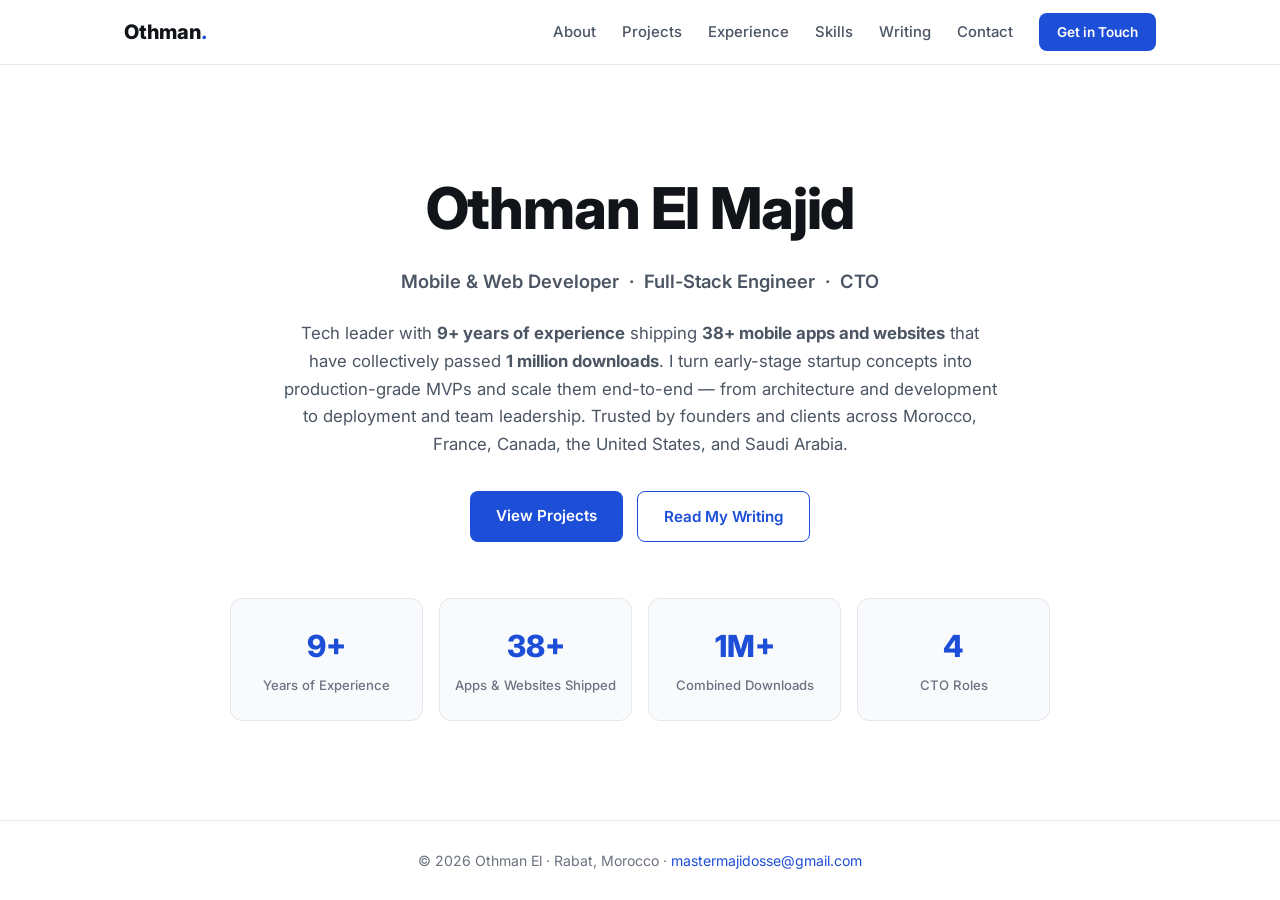
<file: index.html>
<!DOCTYPE html>
<html lang="en">
<head>
  <meta charset="UTF-8" />
  <meta name="viewport" content="width=device-width, initial-scale=1.0" />
  <title>Othman El — Mobile &amp; Full-Stack Developer · CTO</title>
  <meta name="description" content="Othman El — Mobile application developer, full-stack engineer and CTO with 9+ years of experience, 38+ shipped apps and 1M+ downloads." />
  <link rel="preconnect" href="https://fonts.googleapis.com" />
  <link rel="preconnect" href="https://fonts.gstatic.com" crossorigin />
  <link href="https://fonts.googleapis.com/css2?family=Inter:wght@400;500;600;700;800&display=swap" rel="stylesheet" />
  <link rel="stylesheet" href="css/style.css" />
</head>
<body>

  <header class="nav" id="siteHeader"></header>

  <!-- ============ HERO ============ -->
  <section class="hero" id="top">
    <div class="container">
      <h1>Othman El Majid</h1>
      <p class="hero-role">Mobile &amp; Web Developer &nbsp;·&nbsp; Full-Stack Engineer &nbsp;·&nbsp; CTO</p>
      <p class="hero-lead">
        Tech leader with <strong>9+ years of experience</strong> shipping <strong>38+ mobile apps and websites</strong>
        that have collectively passed <strong>1&nbsp;million downloads</strong>. I turn early-stage startup concepts
        into production-grade MVPs and scale them end-to-end — from architecture and development to deployment
        and team leadership. Trusted by founders and clients across Morocco, France, Canada, the United States,
        and Saudi Arabia.
      </p>
      <div class="hero-actions">
        <a href="projects.html" class="btn">View Projects</a>
        <a href="writing.html" class="btn btn-outline">Read My Writing</a>
      </div>
      <div class="hero-stats">
        <div class="stat"><span class="stat-num">9+</span><span class="stat-label">Years of Experience</span></div>
        <div class="stat"><span class="stat-num">38+</span><span class="stat-label">Apps &amp; Websites Shipped</span></div>
        <div class="stat"><span class="stat-num">1M+</span><span class="stat-label">Combined Downloads</span></div>
        <div class="stat"><span class="stat-num">4</span><span class="stat-label">CTO Roles</span></div>
      </div>
    </div>
  </section>

  <footer class="footer" id="siteFooter"></footer>

  <script src="js/layout.js"></script>
</body>
</html>
</file>
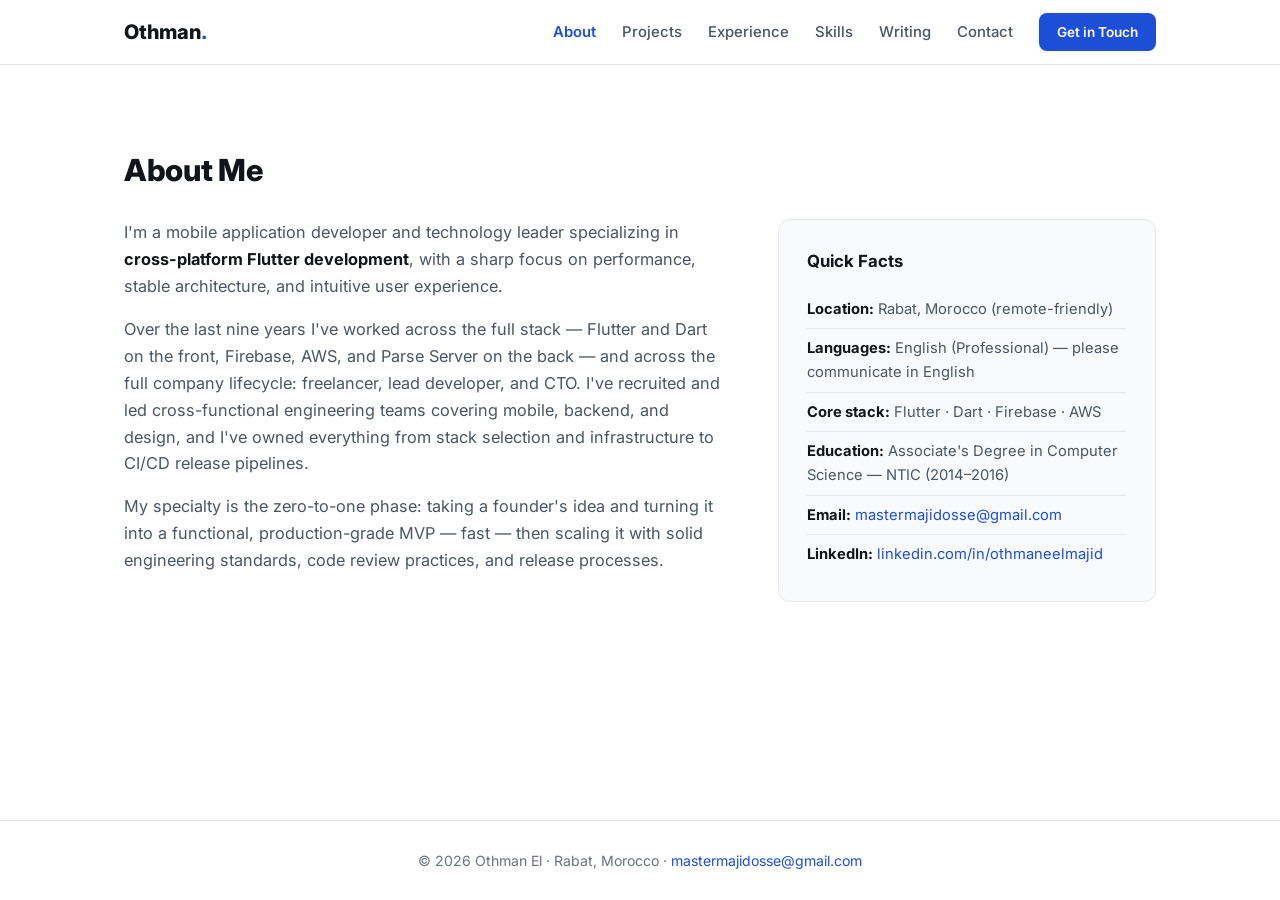
<file: about.html>
<!DOCTYPE html>
<html lang="en">
<head>
  <meta charset="UTF-8" />
  <meta name="viewport" content="width=device-width, initial-scale=1.0" />
  <title>About — Othman El Majid</title>
  <meta name="description" content="About Othman El Majid — mobile application developer and technology leader specializing in cross-platform Flutter development." />
  <link rel="preconnect" href="https://fonts.googleapis.com" />
  <link rel="preconnect" href="https://fonts.gstatic.com" crossorigin />
  <link href="https://fonts.googleapis.com/css2?family=Inter:wght@400;500;600;700;800&display=swap" rel="stylesheet" />
  <link rel="stylesheet" href="css/style.css" />
</head>
<body>

  <header class="nav" id="siteHeader"></header>

  <!-- ============ ABOUT ============ -->
  <section class="section" id="about">
    <div class="container">
      <h2 class="section-title">About Me</h2>
      <div class="about-grid">
        <div class="about-text">
          <p>
            I'm a mobile application developer and technology leader specializing in
            <strong>cross-platform Flutter development</strong>, with a sharp focus on performance,
            stable architecture, and intuitive user experience.
          </p>
          <p>
            Over the last nine years I've worked across the full stack — Flutter and Dart on the front,
            Firebase, AWS, and Parse Server on the back — and across the full company lifecycle:
            freelancer, lead developer, and CTO. I've recruited and led cross-functional
            engineering teams covering mobile, backend, and design, and I've owned everything from
            stack selection and infrastructure to CI/CD release pipelines.
          </p>
          <p>
            My specialty is the zero-to-one phase: taking a founder's idea and turning it into a
            functional, production-grade MVP — fast — then scaling it with solid engineering
            standards, code review practices, and release processes.
          </p>
        </div>
        <div class="about-facts">
          <h3>Quick Facts</h3>
          <ul>
            <li><strong>Location:</strong> Rabat, Morocco (remote-friendly)</li>
            <li><strong>Languages:</strong> English (Professional) — please communicate in English</li>
            <li><strong>Core stack:</strong> Flutter · Dart · Firebase · AWS</li>
            <li><strong>Education:</strong> Associate's Degree in Computer Science — NTIC (2014–2016)</li>
            <li><strong>Email:</strong> <a href="mailto:mastermajidosse@gmail.com">mastermajidosse@gmail.com</a></li>
            <li><strong>LinkedIn:</strong> <a href="https://linkedin.com/in/othmaneelmajid" target="_blank" rel="noopener">linkedin.com/in/othmaneelmajid</a></li>
          </ul>
        </div>
      </div>
    </div>
  </section>

  <footer class="footer" id="siteFooter"></footer>

  <script src="js/layout.js"></script>
</body>
</html>
</file>
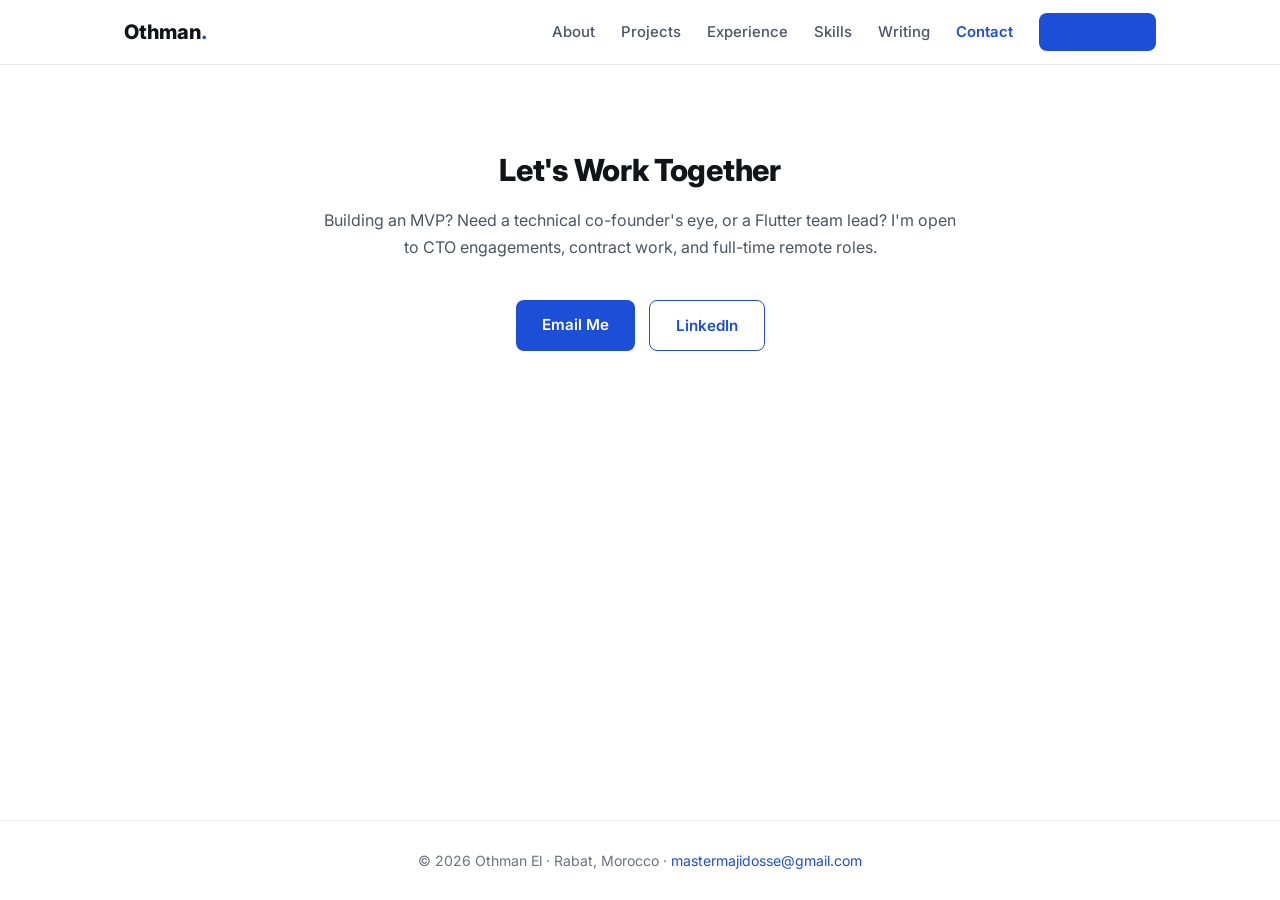
<file: contact.html>
<!DOCTYPE html>
<html lang="en">
<head>
  <meta charset="UTF-8" />
  <meta name="viewport" content="width=device-width, initial-scale=1.0" />
  <title>Contact — Othman El Majid</title>
  <meta name="description" content="Contact Othman El Majid — open to CTO engagements, contract work, and full-time remote roles." />
  <link rel="preconnect" href="https://fonts.googleapis.com" />
  <link rel="preconnect" href="https://fonts.gstatic.com" crossorigin />
  <link href="https://fonts.googleapis.com/css2?family=Inter:wght@400;500;600;700;800&display=swap" rel="stylesheet" />
  <link rel="stylesheet" href="css/style.css" />
</head>
<body>

  <header class="nav" id="siteHeader"></header>

  <!-- ============ CONTACT ============ -->
  <section class="section" id="contact">
    <div class="container contact-box">
      <h2 class="section-title">Let's Work Together</h2>
      <p class="section-sub">
        Building an MVP? Need a technical co-founder's eye, or a Flutter team lead?
        I'm open to CTO engagements, contract work, and full-time remote roles.
      </p>
      <div class="hero-actions">
        <a href="mailto:mastermajidosse@gmail.com" class="btn">Email Me</a>
        <a href="https://linkedin.com/in/othmaneelmajid" class="btn btn-outline" target="_blank" rel="noopener">LinkedIn</a>
      </div>
    </div>
  </section>

  <footer class="footer" id="siteFooter"></footer>

  <script src="js/layout.js"></script>
</body>
</html>
</file>
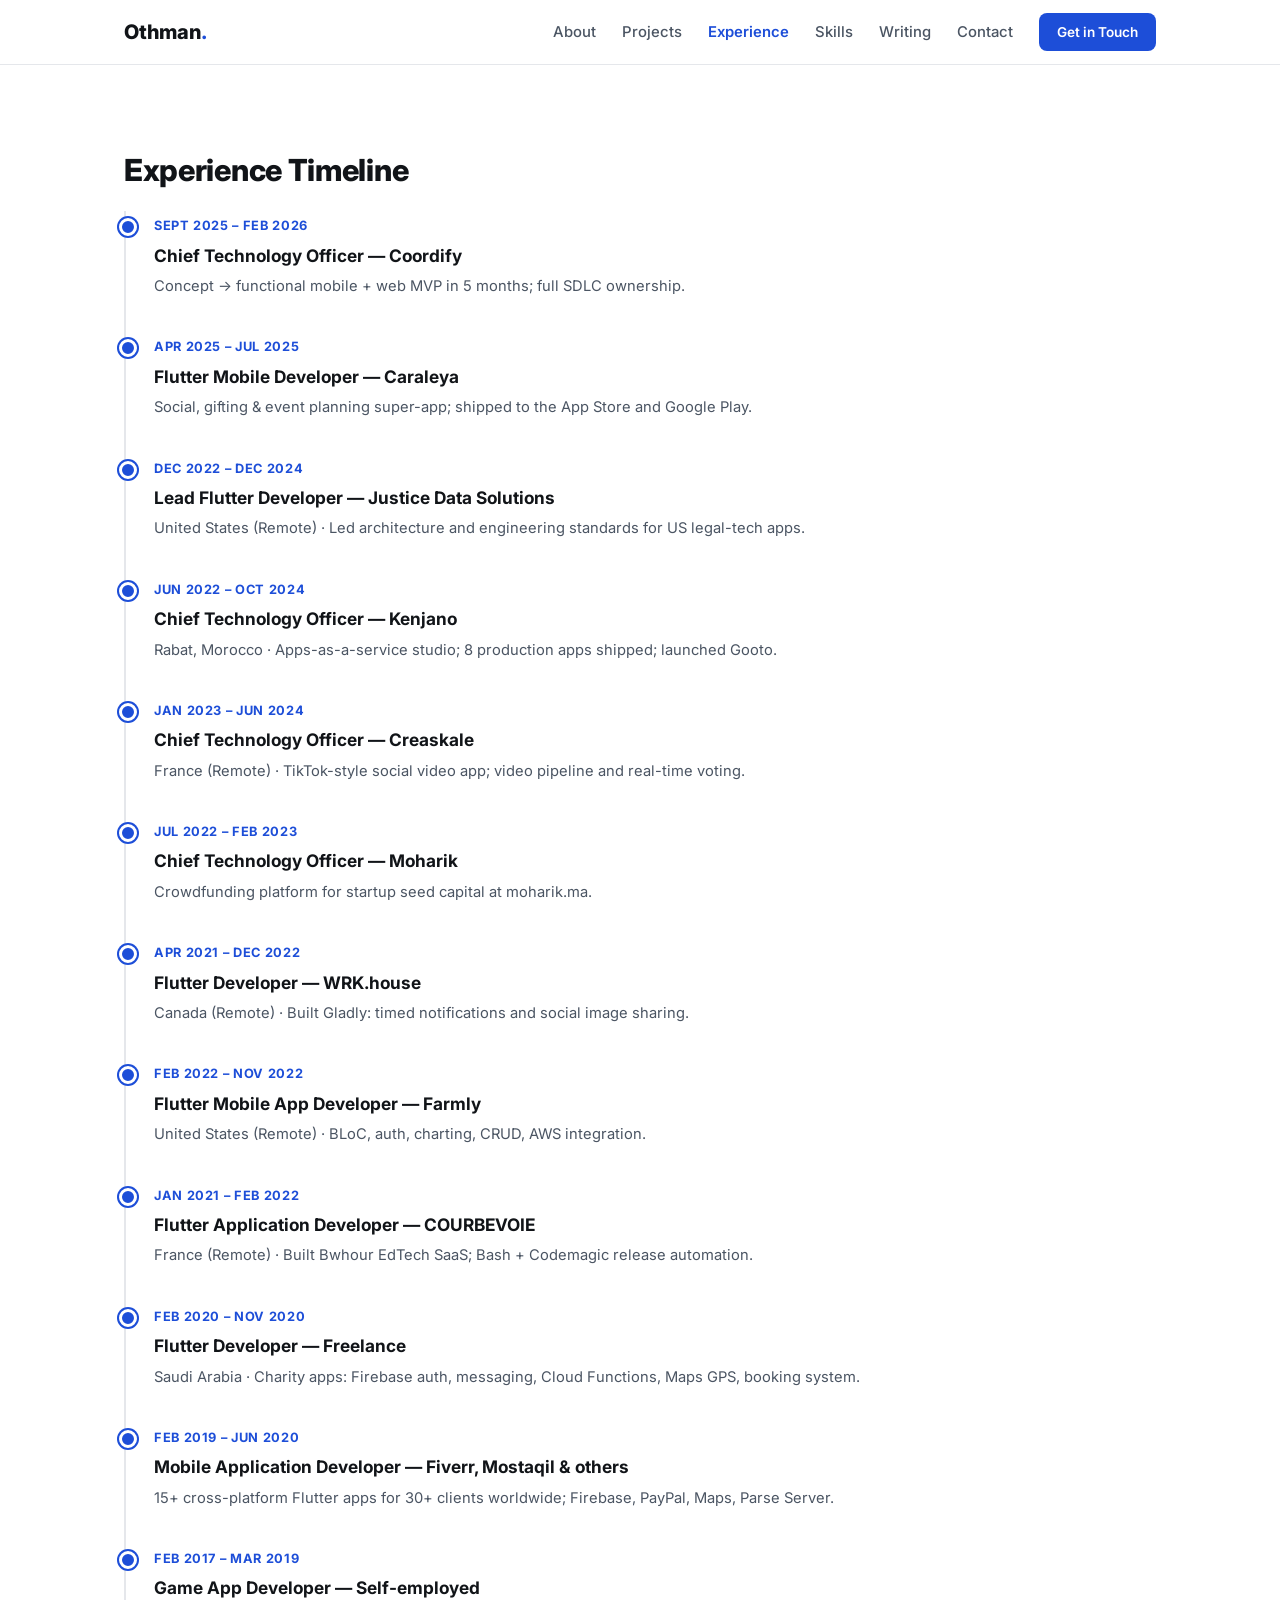
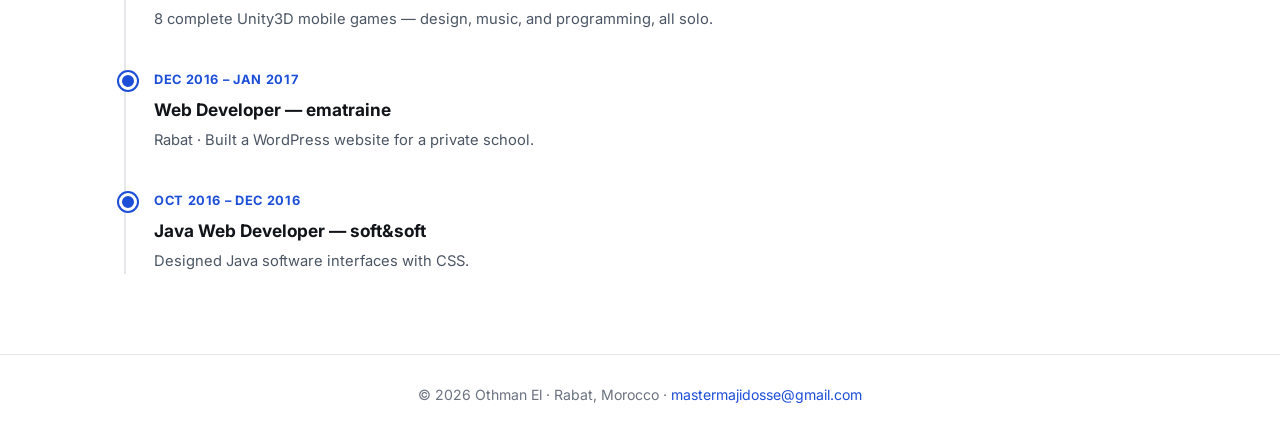
<file: experience.html>
<!DOCTYPE html>
<html lang="en">
<head>
  <meta charset="UTF-8" />
  <meta name="viewport" content="width=device-width, initial-scale=1.0" />
  <title>Experience — Othman El Majid</title>
  <meta name="description" content="Experience timeline of Othman El Majid — 9+ years across freelance, lead developer, and CTO roles in Morocco, France, Canada, the US, and Saudi Arabia." />
  <link rel="preconnect" href="https://fonts.googleapis.com" />
  <link rel="preconnect" href="https://fonts.gstatic.com" crossorigin />
  <link href="https://fonts.googleapis.com/css2?family=Inter:wght@400;500;600;700;800&display=swap" rel="stylesheet" />
  <link rel="stylesheet" href="css/style.css" />
</head>
<body>

  <header class="nav" id="siteHeader"></header>

  <!-- ============ EXPERIENCE ============ -->
  <section class="section" id="experience">
    <div class="container">
      <h2 class="section-title">Experience Timeline</h2>
      <div class="timeline">
        <div class="tl-item">
          <span class="tl-date">Sept 2025 – Feb 2026</span>
          <h3>Chief Technology Officer — Coordify</h3>
          <p>Concept → functional mobile + web MVP in 5 months; full SDLC ownership.</p>
        </div>
        <div class="tl-item">
          <span class="tl-date">Apr 2025 – Jul 2025</span>
          <h3>Flutter Mobile Developer — Caraleya</h3>
          <p>Social, gifting &amp; event planning super-app; shipped to the App Store and Google Play.</p>
        </div>
        <div class="tl-item">
          <span class="tl-date">Dec 2022 – Dec 2024</span>
          <h3>Lead Flutter Developer — Justice Data Solutions</h3>
          <p>United States (Remote) · Led architecture and engineering standards for US legal-tech apps.</p>
        </div>
        <div class="tl-item">
          <span class="tl-date">Jun 2022 – Oct 2024</span>
          <h3>Chief Technology Officer — Kenjano</h3>
          <p>Rabat, Morocco · Apps-as-a-service studio; 8 production apps shipped; launched Gooto.</p>
        </div>
        <div class="tl-item">
          <span class="tl-date">Jan 2023 – Jun 2024</span>
          <h3>Chief Technology Officer — Creaskale</h3>
          <p>France (Remote) · TikTok-style social video app; video pipeline and real-time voting.</p>
        </div>
        <div class="tl-item">
          <span class="tl-date">Jul 2022 – Feb 2023</span>
          <h3>Chief Technology Officer — Moharik</h3>
          <p>Crowdfunding platform for startup seed capital at moharik.ma.</p>
        </div>
        <div class="tl-item">
          <span class="tl-date">Apr 2021 – Dec 2022</span>
          <h3>Flutter Developer — WRK.house</h3>
          <p>Canada (Remote) · Built Gladly: timed notifications and social image sharing.</p>
        </div>
        <div class="tl-item">
          <span class="tl-date">Feb 2022 – Nov 2022</span>
          <h3>Flutter Mobile App Developer — Farmly</h3>
          <p>United States (Remote) · BLoC, auth, charting, CRUD, AWS integration.</p>
        </div>
        <div class="tl-item">
          <span class="tl-date">Jan 2021 – Feb 2022</span>
          <h3>Flutter Application Developer — COURBEVOIE</h3>
          <p>France (Remote) · Built Bwhour EdTech SaaS; Bash + Codemagic release automation.</p>
        </div>
        <div class="tl-item">
          <span class="tl-date">Feb 2020 – Nov 2020</span>
          <h3>Flutter Developer — Freelance</h3>
          <p>Saudi Arabia · Charity apps: Firebase auth, messaging, Cloud Functions, Maps GPS, booking system.</p>
        </div>
        <div class="tl-item">
          <span class="tl-date">Feb 2019 – Jun 2020</span>
          <h3>Mobile Application Developer — Fiverr, Mostaqil &amp; others</h3>
          <p>15+ cross-platform Flutter apps for 30+ clients worldwide; Firebase, PayPal, Maps, Parse Server.</p>
        </div>
        <div class="tl-item">
          <span class="tl-date">Feb 2017 – Mar 2019</span>
          <h3>Game App Developer — Self-employed</h3>
          <p>8 complete Unity3D mobile games — design, music, and programming, all solo.</p>
        </div>
        <div class="tl-item">
          <span class="tl-date">Dec 2016 – Jan 2017</span>
          <h3>Web Developer — ematraine</h3>
          <p>Rabat · Built a WordPress website for a private school.</p>
        </div>
        <div class="tl-item">
          <span class="tl-date">Oct 2016 – Dec 2016</span>
          <h3>Java Web Developer — soft&amp;soft</h3>
          <p>Designed Java software interfaces with CSS.</p>
        </div>
      </div>
    </div>
  </section>

  <footer class="footer" id="siteFooter"></footer>

  <script src="js/layout.js"></script>
</body>
</html>
</file>
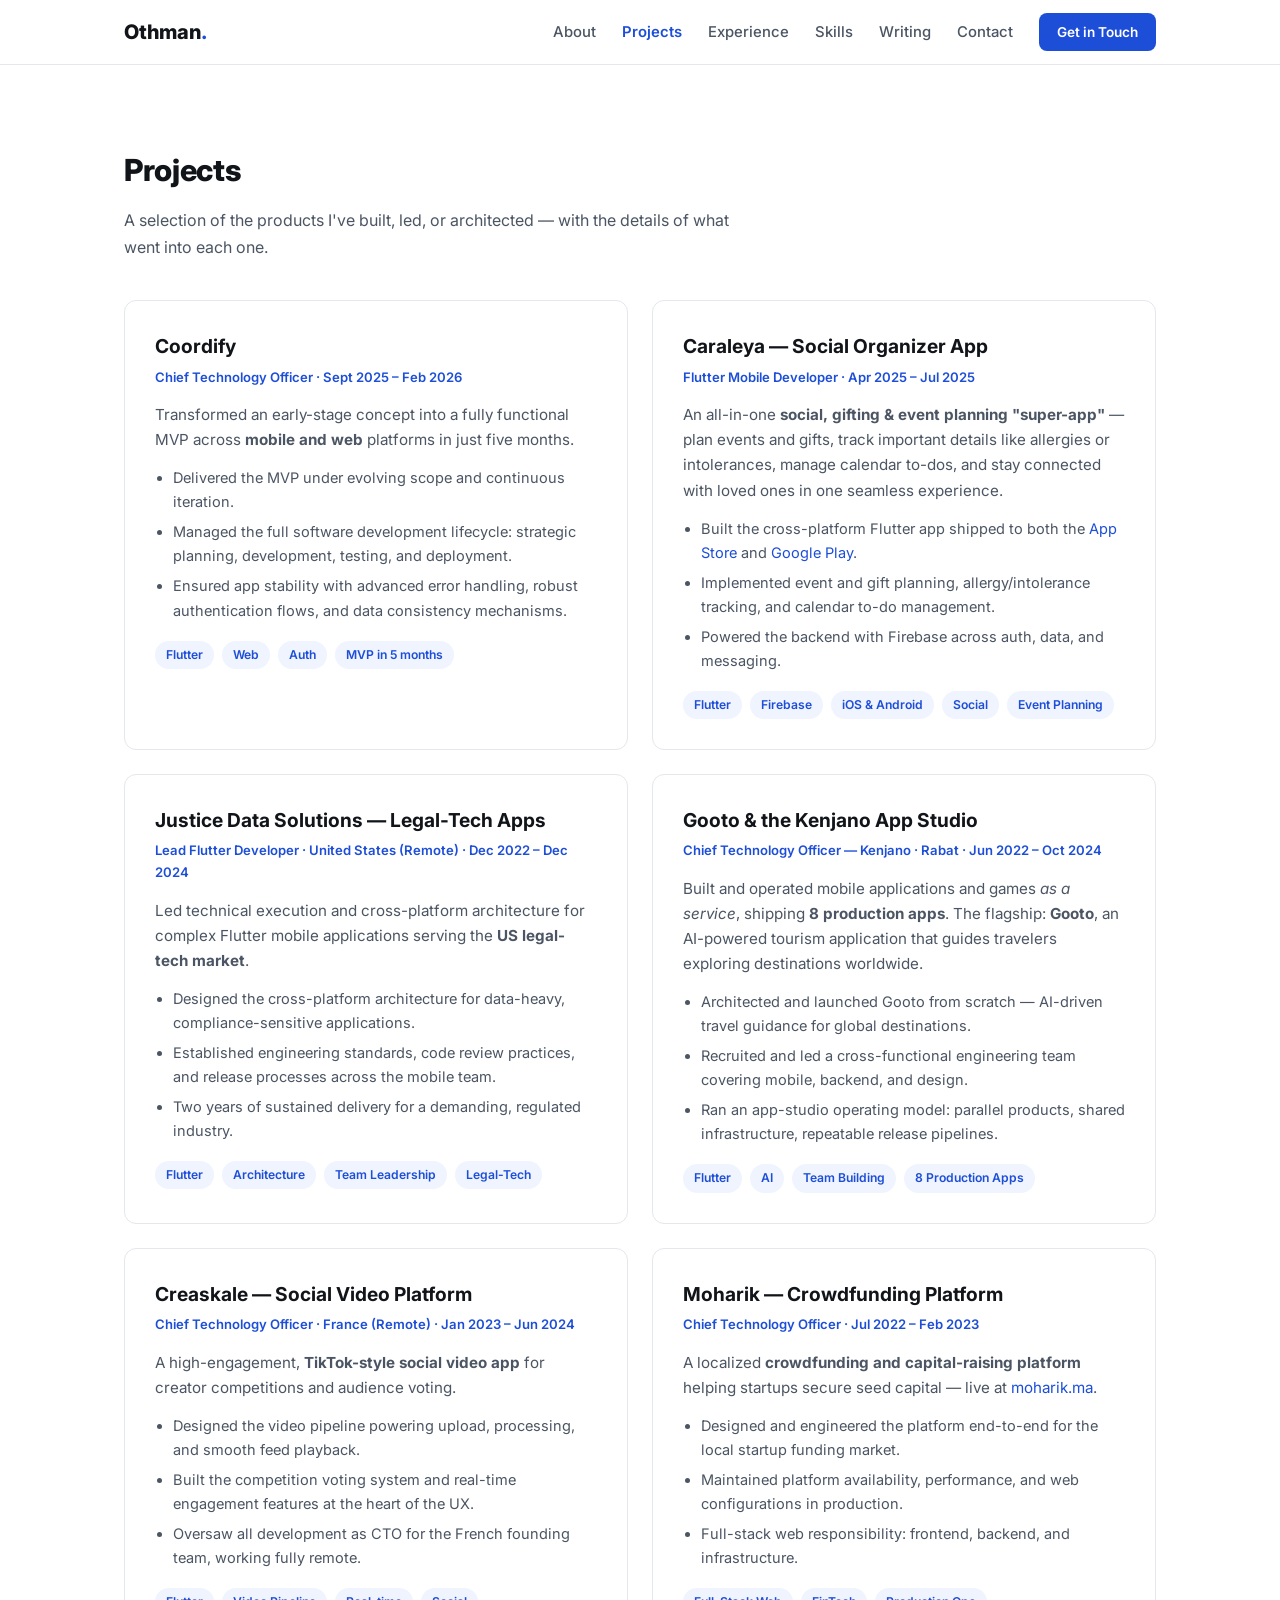
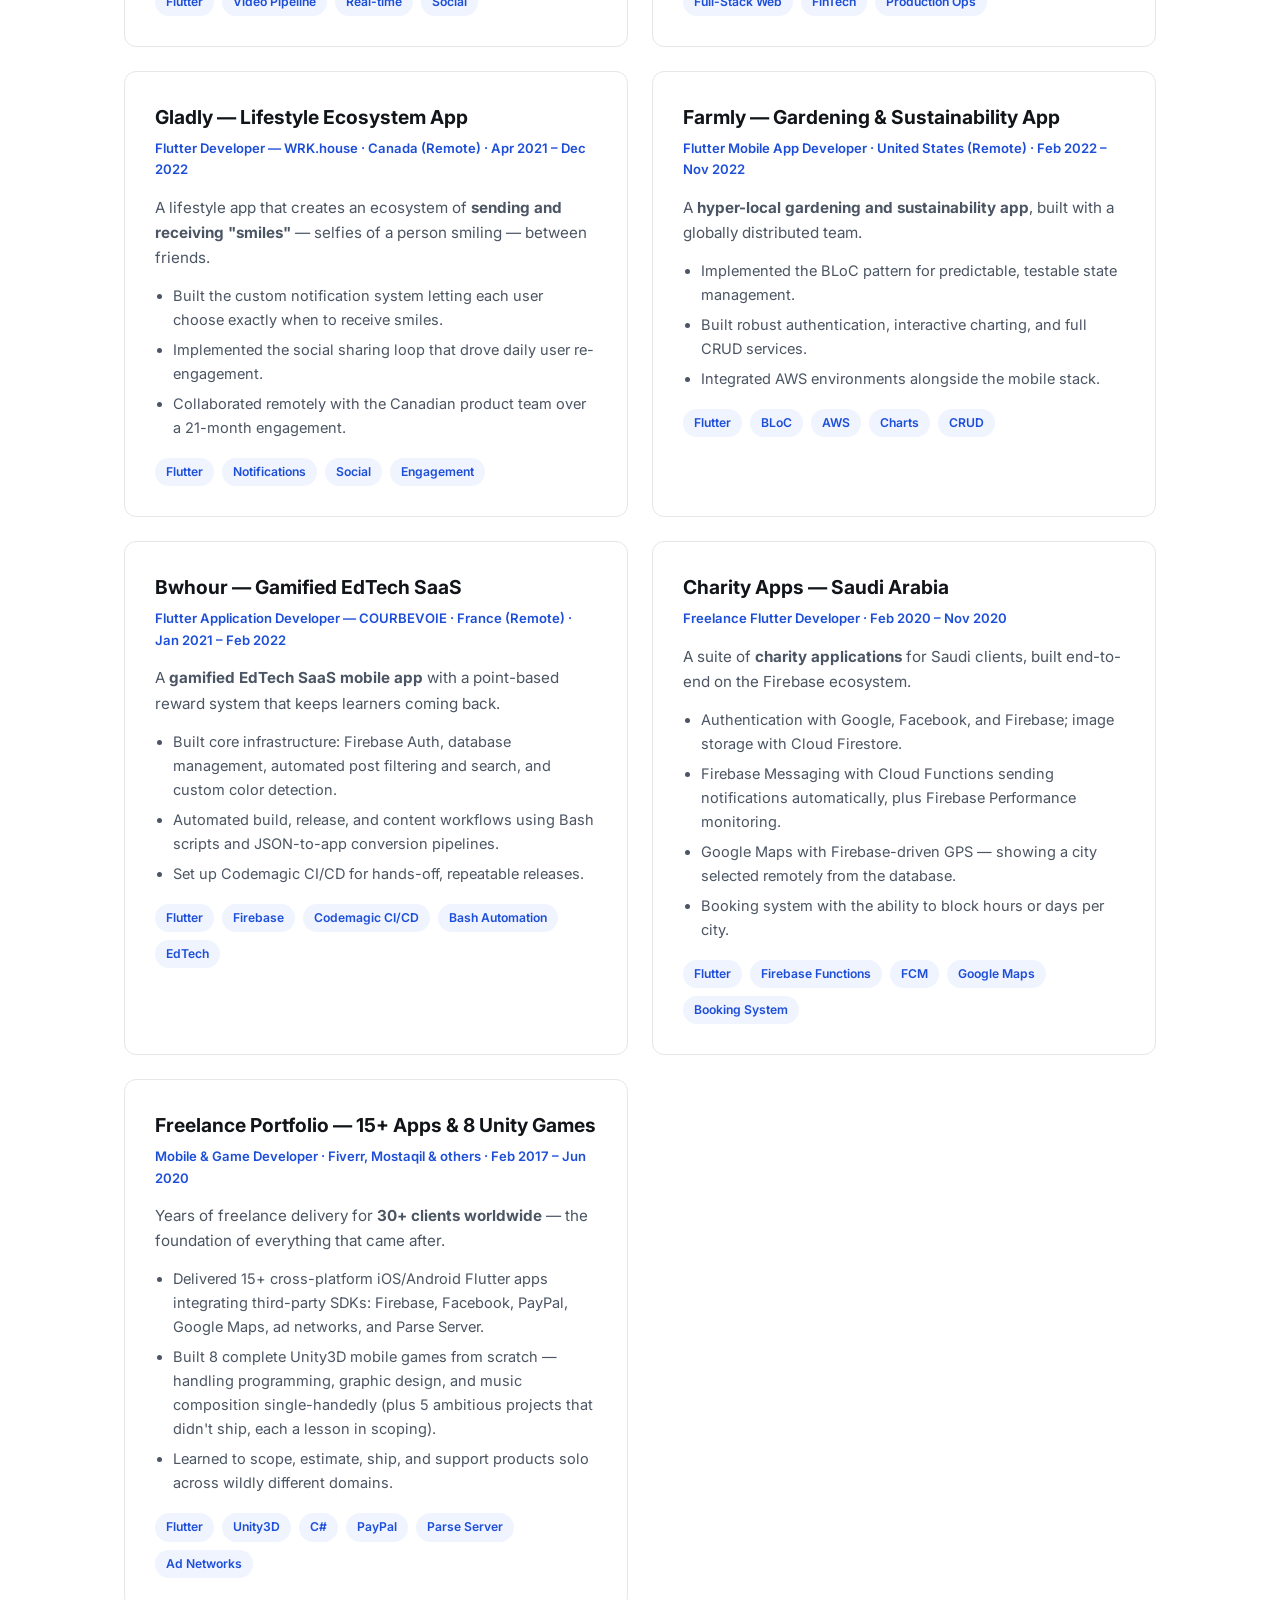
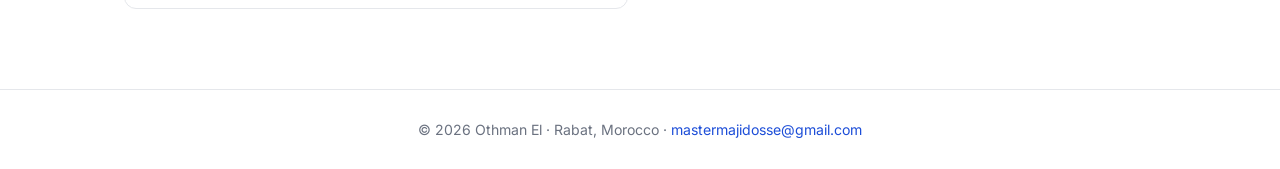
<file: projects.html>
<!DOCTYPE html>
<html lang="en">
<head>
  <meta charset="UTF-8" />
  <meta name="viewport" content="width=device-width, initial-scale=1.0" />
  <title>Projects — Othman El Majid</title>
  <meta name="description" content="Projects by Othman El Majid — 38+ shipped apps and websites: Coordify, Caraleya, Gooto, Creaskale, Moharik, and more." />
  <link rel="preconnect" href="https://fonts.googleapis.com" />
  <link rel="preconnect" href="https://fonts.gstatic.com" crossorigin />
  <link href="https://fonts.googleapis.com/css2?family=Inter:wght@400;500;600;700;800&display=swap" rel="stylesheet" />
  <link rel="stylesheet" href="css/style.css" />
</head>
<body>

  <header class="nav" id="siteHeader"></header>

  <!-- ============ PROJECTS ============ -->
  <section class="section" id="projects">
    <div class="container">
      <h2 class="section-title">Projects</h2>
      <p class="section-sub">A selection of the products I've built, led, or architected — with the details of what went into each one.</p>

      <div class="projects">

        <!-- Coordify -->
        <article class="project">
          <div class="project-head">
            <h3>Coordify</h3>
            <span class="project-role">Chief Technology Officer · Sept 2025 – Feb 2026</span>
          </div>
          <p class="project-desc">
            Transformed an early-stage concept into a fully functional MVP across <strong>mobile and web</strong>
            platforms in just five months.
          </p>
          <ul class="project-details">
            <li>Delivered the MVP under evolving scope and continuous iteration.</li>
            <li>Managed the full software development lifecycle: strategic planning, development, testing, and deployment.</li>
            <li>Ensured app stability with advanced error handling, robust authentication flows, and data consistency mechanisms.</li>
          </ul>
          <div class="tags"><span>Flutter</span><span>Web</span><span>Auth</span><span>MVP in 5 months</span></div>
        </article>

        <!-- Caraleya -->
        <article class="project">
          <div class="project-head">
            <h3>Caraleya — Social Organizer App</h3>
            <span class="project-role">Flutter Mobile Developer · Apr 2025 – Jul 2025</span>
          </div>
          <p class="project-desc">
            An all-in-one <strong>social, gifting &amp; event planning "super-app"</strong> — plan events
            and gifts, track important details like allergies or intolerances, manage calendar to-dos,
            and stay connected with loved ones in one seamless experience.
          </p>
          <ul class="project-details">
            <li>Built the cross-platform Flutter app shipped to both the
              <a href="https://apps.apple.com" target="_blank" rel="noopener">App Store</a> and
              <a href="https://play.google.com" target="_blank" rel="noopener">Google Play</a>.</li>
            <li>Implemented event and gift planning, allergy/intolerance tracking, and calendar to-do management.</li>
            <li>Powered the backend with Firebase across auth, data, and messaging.</li>
          </ul>
          <div class="tags"><span>Flutter</span><span>Firebase</span><span>iOS &amp; Android</span><span>Social</span><span>Event Planning</span></div>
        </article>

        <!-- Justice Data Solutions -->
        <article class="project">
          <div class="project-head">
            <h3>Justice Data Solutions — Legal-Tech Apps</h3>
            <span class="project-role">Lead Flutter Developer · United States (Remote) · Dec 2022 – Dec 2024</span>
          </div>
          <p class="project-desc">
            Led technical execution and cross-platform architecture for complex Flutter mobile applications
            serving the <strong>US legal-tech market</strong>.
          </p>
          <ul class="project-details">
            <li>Designed the cross-platform architecture for data-heavy, compliance-sensitive applications.</li>
            <li>Established engineering standards, code review practices, and release processes across the mobile team.</li>
            <li>Two years of sustained delivery for a demanding, regulated industry.</li>
          </ul>
          <div class="tags"><span>Flutter</span><span>Architecture</span><span>Team Leadership</span><span>Legal-Tech</span></div>
        </article>

        <!-- Gooto / Kenjano -->
        <article class="project">
          <div class="project-head">
            <h3>Gooto &amp; the Kenjano App Studio</h3>
            <span class="project-role">Chief Technology Officer — Kenjano · Rabat · Jun 2022 – Oct 2024</span>
          </div>
          <p class="project-desc">
            Built and operated mobile applications and games <em>as a service</em>, shipping
            <strong>8 production apps</strong>. The flagship: <strong>Gooto</strong>, an AI-powered tourism
            application that guides travelers exploring destinations worldwide.
          </p>
          <ul class="project-details">
            <li>Architected and launched Gooto from scratch — AI-driven travel guidance for global destinations.</li>
            <li>Recruited and led a cross-functional engineering team covering mobile, backend, and design.</li>
            <li>Ran an app-studio operating model: parallel products, shared infrastructure, repeatable release pipelines.</li>
          </ul>
          <div class="tags"><span>Flutter</span><span>AI</span><span>Team Building</span><span>8 Production Apps</span></div>
        </article>

        <!-- Creaskale -->
        <article class="project">
          <div class="project-head">
            <h3>Creaskale — Social Video Platform</h3>
            <span class="project-role">Chief Technology Officer · France (Remote) · Jan 2023 – Jun 2024</span>
          </div>
          <p class="project-desc">
            A high-engagement, <strong>TikTok-style social video app</strong> for creator competitions
            and audience voting.
          </p>
          <ul class="project-details">
            <li>Designed the video pipeline powering upload, processing, and smooth feed playback.</li>
            <li>Built the competition voting system and real-time engagement features at the heart of the UX.</li>
            <li>Oversaw all development as CTO for the French founding team, working fully remote.</li>
          </ul>
          <div class="tags"><span>Flutter</span><span>Video Pipeline</span><span>Real-time</span><span>Social</span></div>
        </article>

        <!-- Moharik -->
        <article class="project">
          <div class="project-head">
            <h3>Moharik — Crowdfunding Platform</h3>
            <span class="project-role">Chief Technology Officer · Jul 2022 – Feb 2023</span>
          </div>
          <p class="project-desc">
            A localized <strong>crowdfunding and capital-raising platform</strong> helping startups
            secure seed capital — live at <a href="https://www.moharik.ma" target="_blank" rel="noopener">moharik.ma</a>.
          </p>
          <ul class="project-details">
            <li>Designed and engineered the platform end-to-end for the local startup funding market.</li>
            <li>Maintained platform availability, performance, and web configurations in production.</li>
            <li>Full-stack web responsibility: frontend, backend, and infrastructure.</li>
          </ul>
          <div class="tags"><span>Full-Stack Web</span><span>FinTech</span><span>Production Ops</span></div>
        </article>

        <!-- Gladly -->
        <article class="project">
          <div class="project-head">
            <h3>Gladly — Lifestyle Ecosystem App</h3>
            <span class="project-role">Flutter Developer — WRK.house · Canada (Remote) · Apr 2021 – Dec 2022</span>
          </div>
          <p class="project-desc">
            A lifestyle app that creates an ecosystem of <strong>sending and receiving "smiles"</strong> —
            selfies of a person smiling — between friends.
          </p>
          <ul class="project-details">
            <li>Built the custom notification system letting each user choose exactly when to receive smiles.</li>
            <li>Implemented the social sharing loop that drove daily user re-engagement.</li>
            <li>Collaborated remotely with the Canadian product team over a 21-month engagement.</li>
          </ul>
          <div class="tags"><span>Flutter</span><span>Notifications</span><span>Social</span><span>Engagement</span></div>
        </article>

        <!-- Farmly -->
        <article class="project">
          <div class="project-head">
            <h3>Farmly — Gardening &amp; Sustainability App</h3>
            <span class="project-role">Flutter Mobile App Developer · United States (Remote) · Feb 2022 – Nov 2022</span>
          </div>
          <p class="project-desc">
            A <strong>hyper-local gardening and sustainability app</strong>, built with a globally
            distributed team.
          </p>
          <ul class="project-details">
            <li>Implemented the BLoC pattern for predictable, testable state management.</li>
            <li>Built robust authentication, interactive charting, and full CRUD services.</li>
            <li>Integrated AWS environments alongside the mobile stack.</li>
          </ul>
          <div class="tags"><span>Flutter</span><span>BLoC</span><span>AWS</span><span>Charts</span><span>CRUD</span></div>
        </article>

        <!-- Bwhour -->
        <article class="project">
          <div class="project-head">
            <h3>Bwhour — Gamified EdTech SaaS</h3>
            <span class="project-role">Flutter Application Developer — COURBEVOIE · France (Remote) · Jan 2021 – Feb 2022</span>
          </div>
          <p class="project-desc">
            A <strong>gamified EdTech SaaS mobile app</strong> with a point-based reward system that keeps
            learners coming back.
          </p>
          <ul class="project-details">
            <li>Built core infrastructure: Firebase Auth, database management, automated post filtering and search, and custom color detection.</li>
            <li>Automated build, release, and content workflows using Bash scripts and JSON-to-app conversion pipelines.</li>
            <li>Set up Codemagic CI/CD for hands-off, repeatable releases.</li>
          </ul>
          <div class="tags"><span>Flutter</span><span>Firebase</span><span>Codemagic CI/CD</span><span>Bash Automation</span><span>EdTech</span></div>
        </article>

        <!-- Charity Apps -->
        <article class="project">
          <div class="project-head">
            <h3>Charity Apps — Saudi Arabia</h3>
            <span class="project-role">Freelance Flutter Developer · Feb 2020 – Nov 2020</span>
          </div>
          <p class="project-desc">
            A suite of <strong>charity applications</strong> for Saudi clients, built end-to-end on the
            Firebase ecosystem.
          </p>
          <ul class="project-details">
            <li>Authentication with Google, Facebook, and Firebase; image storage with Cloud Firestore.</li>
            <li>Firebase Messaging with Cloud Functions sending notifications automatically, plus Firebase Performance monitoring.</li>
            <li>Google Maps with Firebase-driven GPS — showing a city selected remotely from the database.</li>
            <li>Booking system with the ability to block hours or days per city.</li>
          </ul>
          <div class="tags"><span>Flutter</span><span>Firebase Functions</span><span>FCM</span><span>Google Maps</span><span>Booking System</span></div>
        </article>

        <!-- Freelance + Unity -->
        <article class="project">
          <div class="project-head">
            <h3>Freelance Portfolio — 15+ Apps &amp; 8 Unity Games</h3>
            <span class="project-role">Mobile &amp; Game Developer · Fiverr, Mostaqil &amp; others · Feb 2017 – Jun 2020</span>
          </div>
          <p class="project-desc">
            Years of freelance delivery for <strong>30+ clients worldwide</strong> — the foundation
            of everything that came after.
          </p>
          <ul class="project-details">
            <li>Delivered 15+ cross-platform iOS/Android Flutter apps integrating third-party SDKs: Firebase, Facebook, PayPal, Google Maps, ad networks, and Parse Server.</li>
            <li>Built 8 complete Unity3D mobile games from scratch — handling programming, graphic design, and music composition single-handedly (plus 5 ambitious projects that didn't ship, each a lesson in scoping).</li>
            <li>Learned to scope, estimate, ship, and support products solo across wildly different domains.</li>
          </ul>
          <div class="tags"><span>Flutter</span><span>Unity3D</span><span>C#</span><span>PayPal</span><span>Parse Server</span><span>Ad Networks</span></div>
        </article>

      </div>
    </div>
  </section>

  <footer class="footer" id="siteFooter"></footer>

  <script src="js/layout.js"></script>
</body>
</html>
</file>
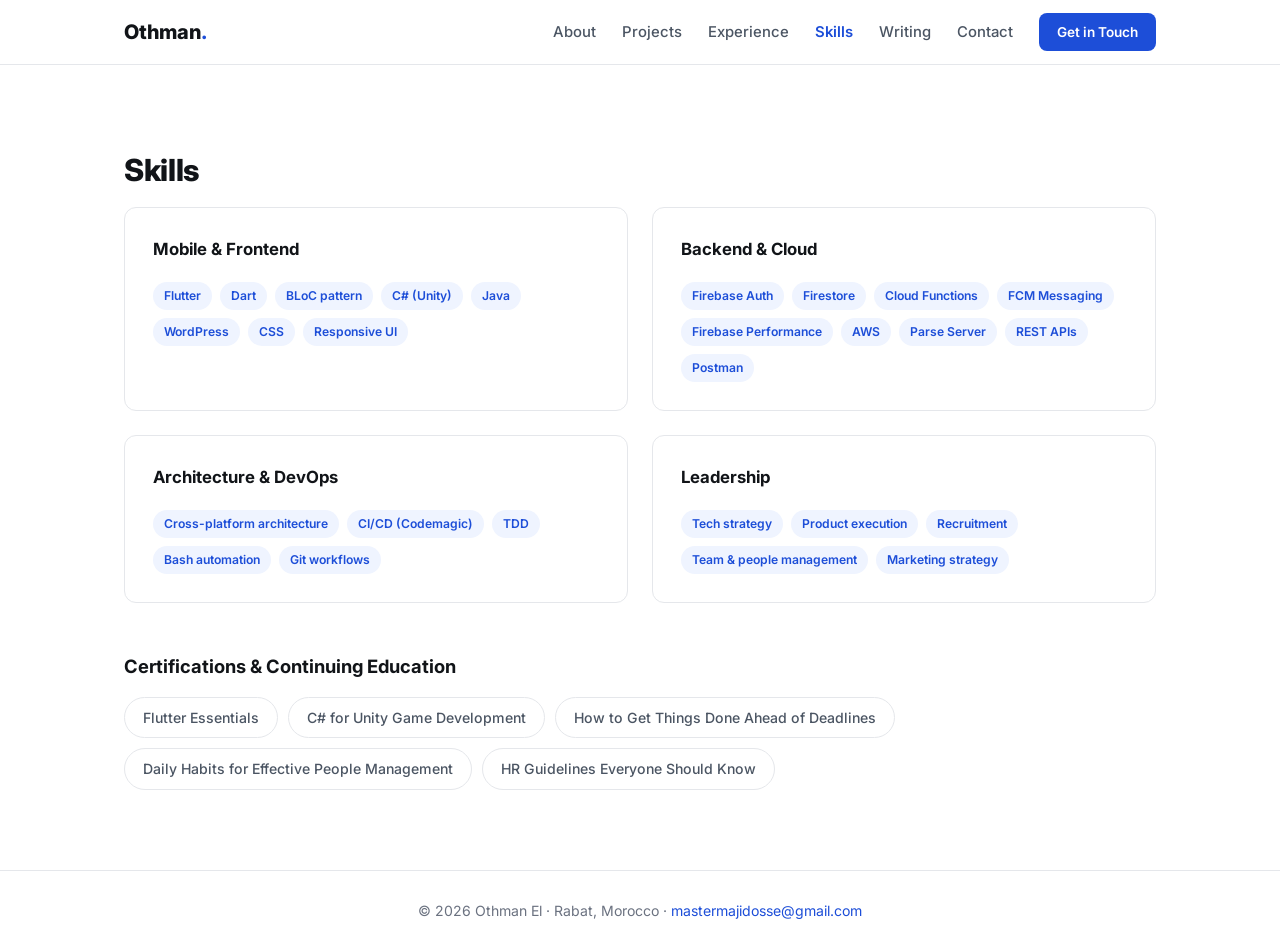
<file: skills.html>
<!DOCTYPE html>
<html lang="en">
<head>
  <meta charset="UTF-8" />
  <meta name="viewport" content="width=device-width, initial-scale=1.0" />
  <title>Skills — Othman El Majid</title>
  <meta name="description" content="Skills of Othman El Majid — Flutter, Dart, Firebase, AWS, cross-platform architecture, CI/CD, and engineering leadership." />
  <link rel="preconnect" href="https://fonts.googleapis.com" />
  <link rel="preconnect" href="https://fonts.gstatic.com" crossorigin />
  <link href="https://fonts.googleapis.com/css2?family=Inter:wght@400;500;600;700;800&display=swap" rel="stylesheet" />
  <link rel="stylesheet" href="css/style.css" />
</head>
<body>

  <header class="nav" id="siteHeader"></header>

  <!-- ============ SKILLS ============ -->
  <section class="section" id="skills">
    <div class="container">
      <h2 class="section-title">Skills</h2>
      <div class="skills-grid">
        <div class="skill-card">
          <h3>Mobile &amp; Frontend</h3>
          <div class="tags"><span>Flutter</span><span>Dart</span><span>BLoC pattern</span><span>C# (Unity)</span><span>Java</span><span>WordPress</span><span>CSS</span><span>Responsive UI</span></div>
        </div>
        <div class="skill-card">
          <h3>Backend &amp; Cloud</h3>
          <div class="tags"><span>Firebase Auth</span><span>Firestore</span><span>Cloud Functions</span><span>FCM Messaging</span><span>Firebase Performance</span><span>AWS</span><span>Parse Server</span><span>REST APIs</span><span>Postman</span></div>
        </div>
        <div class="skill-card">
          <h3>Architecture &amp; DevOps</h3>
          <div class="tags"><span>Cross-platform architecture</span><span>CI/CD (Codemagic)</span><span>TDD</span><span>Bash automation</span><span>Git workflows</span></div>
        </div>
        <div class="skill-card">
          <h3>Leadership</h3>
          <div class="tags"><span>Tech strategy</span><span>Product execution</span><span>Recruitment</span><span>Team &amp; people management</span><span>Marketing strategy</span></div>
        </div>
      </div>

      <h3 class="certs-title">Certifications &amp; Continuing Education</h3>
      <ul class="certs">
        <li>Flutter Essentials</li>
        <li>C# for Unity Game Development</li>
        <li>How to Get Things Done Ahead of Deadlines</li>
        <li>Daily Habits for Effective People Management</li>
        <li>HR Guidelines Everyone Should Know</li>
      </ul>
    </div>
  </section>

  <footer class="footer" id="siteFooter"></footer>

  <script src="js/layout.js"></script>
</body>
</html>
</file>
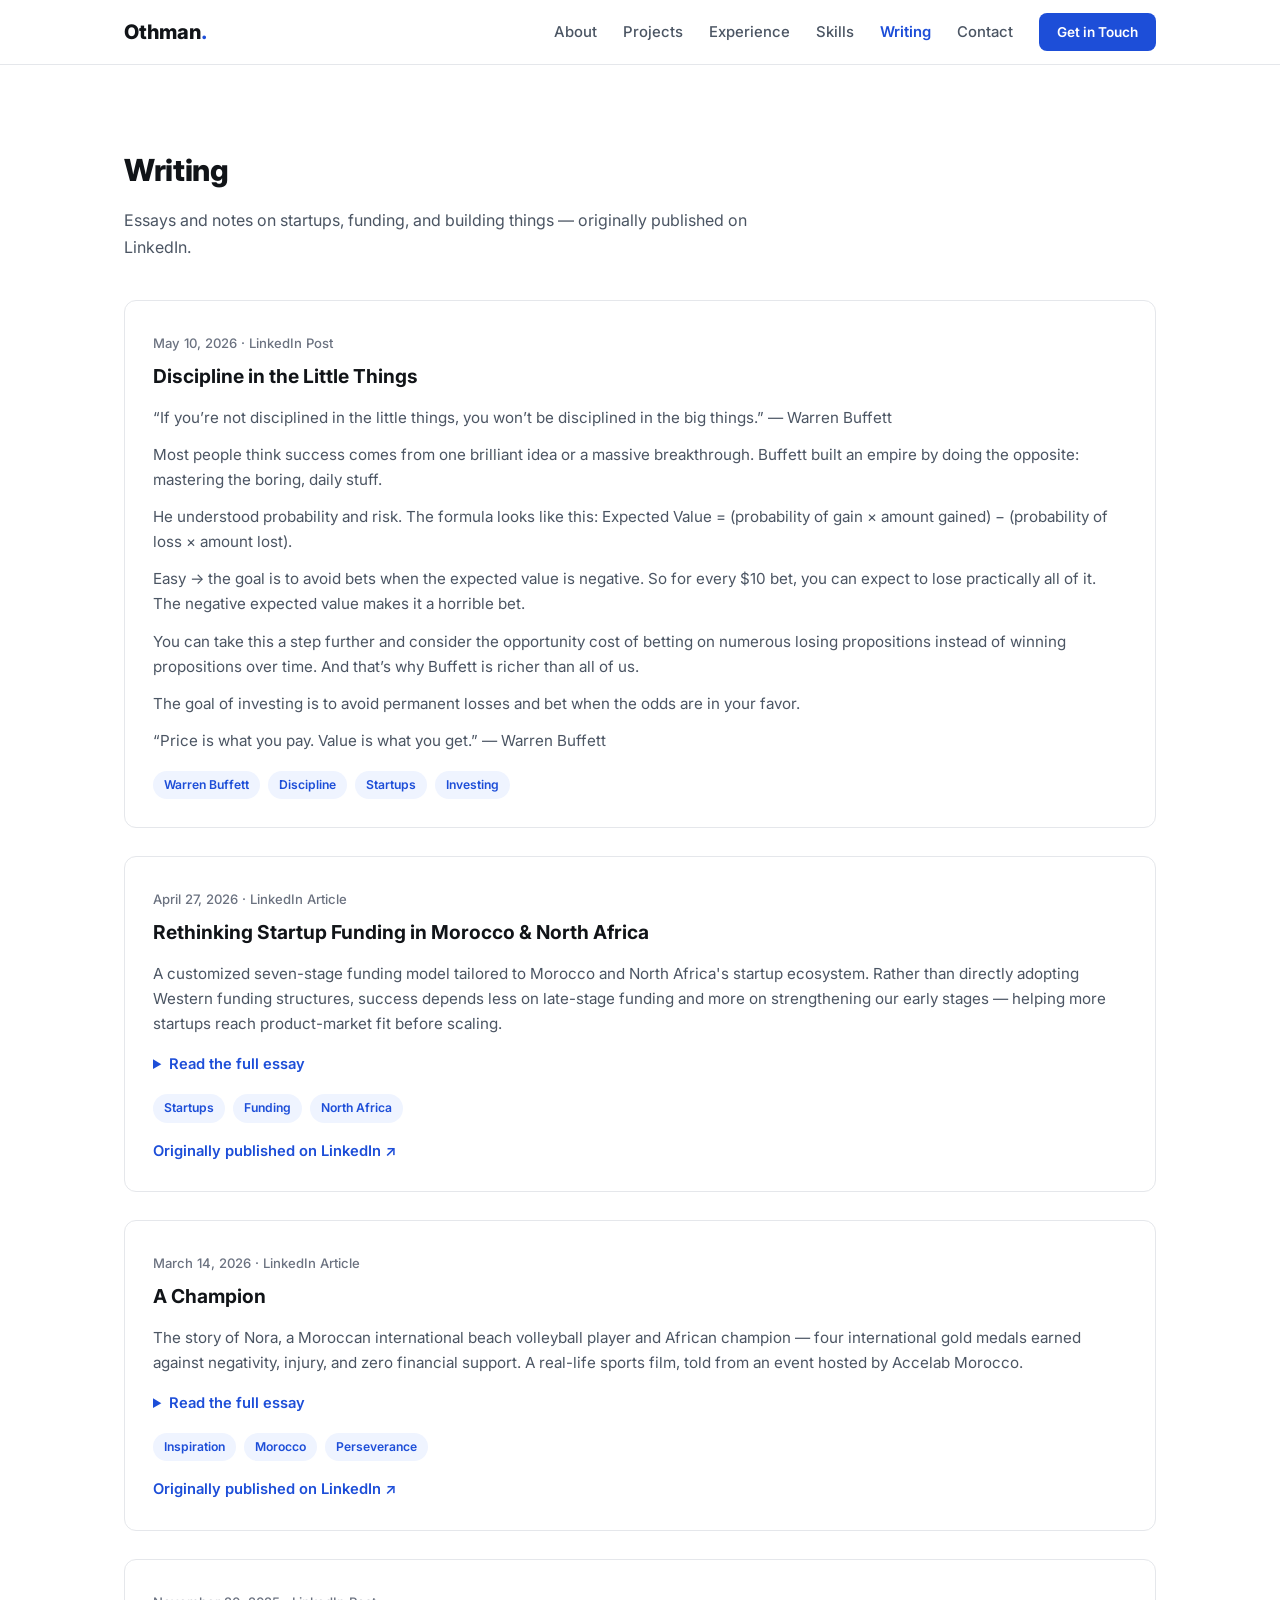
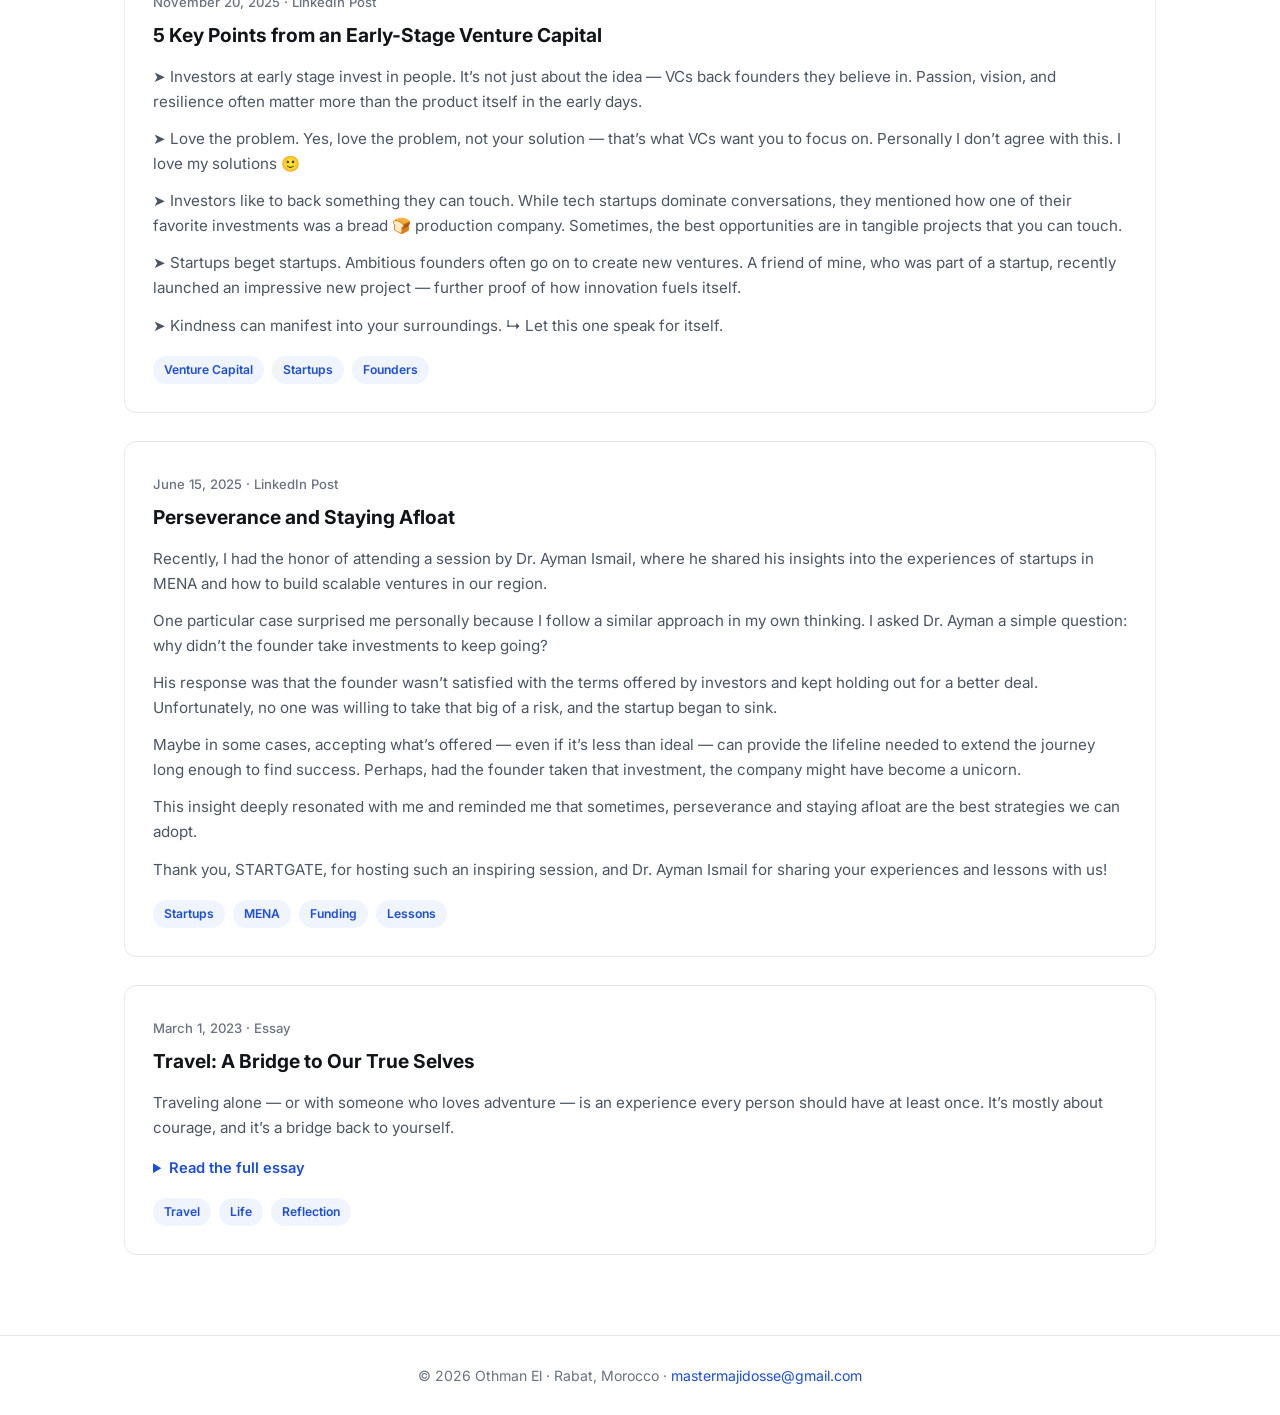
<file: writing.html>
<!DOCTYPE html>
<html lang="en">
<head>
  <meta charset="UTF-8" />
  <meta name="viewport" content="width=device-width, initial-scale=1.0" />
  <title>Writing — Othman El Majid</title>
  <meta name="description" content="Essays and notes by Othman El Majid on startups, funding, and building things — originally published on LinkedIn." />
  <link rel="preconnect" href="https://fonts.googleapis.com" />
  <link rel="preconnect" href="https://fonts.gstatic.com" crossorigin />
  <link href="https://fonts.googleapis.com/css2?family=Inter:wght@400;500;600;700;800&display=swap" rel="stylesheet" />
  <link rel="stylesheet" href="css/style.css" />
</head>
<body>

  <header class="nav" id="siteHeader"></header>

  <!-- ============ WRITING / BLOG ============ -->
  <section class="section" id="writing">
    <div class="container">
      <h2 class="section-title">Writing</h2>
      <p class="section-sub">Essays and notes on startups, funding, and building things — originally published on LinkedIn.</p>
      <div class="blog-grid" id="blogGrid">
        <p class="blog-loading">Loading posts…</p>
      </div>
    </div>
  </section>

  <footer class="footer" id="siteFooter"></footer>

  <script src="js/layout.js"></script>
  <script src="blog/posts.js"></script>
  <script src="js/blog.js"></script>
</body>
</html>
</file>
<file: css/style.css>
/* ============ BASE ============ */
:root {
  --ink: #111418;
  --ink-soft: #4b5563;
  --ink-faint: #6b7280;
  --accent: #1d4ed8;
  --accent-soft: #eff4ff;
  --line: #e5e7eb;
  --bg-alt: #f8fafc;
  --radius: 12px;
  --max: 1080px;
}

* { margin: 0; padding: 0; box-sizing: border-box; }

html { scroll-behavior: smooth; }

body {
  font-family: "Inter", -apple-system, BlinkMacSystemFont, "Segoe UI", sans-serif;
  color: var(--ink);
  background: #ffffff;
  line-height: 1.65;
  -webkit-font-smoothing: antialiased;
  min-height: 100vh;
  display: flex;
  flex-direction: column;
}

.footer { margin-top: auto; }

.container { max-width: var(--max); margin: 0 auto; padding: 0 24px; }

a { color: var(--accent); text-decoration: none; }
a:hover { text-decoration: underline; }

/* ============ BUTTONS ============ */
.btn {
  display: inline-block;
  background: var(--accent);
  color: #fff;
  padding: 12px 26px;
  border-radius: 8px;
  font-weight: 600;
  font-size: 0.95rem;
  transition: background 0.15s ease, transform 0.15s ease;
}
.btn:hover { background: #1e40af; text-decoration: none; transform: translateY(-1px); }

.btn-outline {
  background: #fff;
  color: var(--accent);
  border: 1.5px solid var(--accent);
}
.btn-outline:hover { background: var(--accent-soft); }

.btn-small { padding: 8px 18px; font-size: 0.85rem; }

/* ============ NAV ============ */
.nav {
  position: sticky;
  top: 0;
  z-index: 100;
  background: rgba(255, 255, 255, 0.92);
  backdrop-filter: blur(8px);
  border-bottom: 1px solid var(--line);
}
.nav-inner {
  display: flex;
  align-items: center;
  justify-content: space-between;
  height: 64px;
}
.nav-logo {
  font-weight: 800;
  font-size: 1.25rem;
  color: var(--ink);
}
.nav-logo span { color: var(--accent); }
.nav-logo:hover { text-decoration: none; }

.nav-links { display: flex; align-items: center; gap: 26px; }
.nav-links a:not(.btn) {
  color: var(--ink-soft);
  font-weight: 500;
  font-size: 0.93rem;
}
.nav-links a:not(.btn):hover { color: var(--accent); text-decoration: none; }
.nav-links a.active { color: var(--accent); font-weight: 600; }

.nav-toggle { display: none; background: none; border: none; cursor: pointer; }
.nav-toggle span {
  display: block;
  width: 22px;
  height: 2px;
  background: var(--ink);
  margin: 5px 0;
  border-radius: 2px;
}

/* ============ HERO ============ */
.hero {
  padding: 96px 0 72px;
  text-align: center;
}
.hero-kicker {
  color: var(--accent);
  font-weight: 600;
  font-size: 0.85rem;
  letter-spacing: 0.08em;
  text-transform: uppercase;
  margin-bottom: 16px;
}
.hero h1 {
  font-size: clamp(2.4rem, 6vw, 3.6rem);
  font-weight: 800;
  letter-spacing: -0.02em;
}
.hero-role {
  margin-top: 10px;
  font-size: 1.15rem;
  font-weight: 600;
  color: var(--ink-soft);
}
.hero-lead {
  max-width: 720px;
  margin: 24px auto 0;
  font-size: 1.05rem;
  color: var(--ink-soft);
}
.hero-actions {
  margin-top: 32px;
  display: flex;
  gap: 14px;
  justify-content: center;
  flex-wrap: wrap;
}
.hero-stats {
  margin-top: 56px;
  display: grid;
  grid-template-columns: repeat(4, 1fr);
  gap: 16px;
  max-width: 820px;
  margin-left: auto;
  margin-right: auto;
}
.stat {
  background: var(--bg-alt);
  border: 1px solid var(--line);
  border-radius: var(--radius);
  padding: 22px 12px;
}
.stat-num {
  display: block;
  font-size: 1.9rem;
  font-weight: 800;
  color: var(--accent);
}
.stat-label {
  font-size: 0.82rem;
  color: var(--ink-faint);
  font-weight: 500;
}

/* ============ SECTIONS ============ */
.section { padding: 80px 0; }
.section-alt { background: var(--bg-alt); border-top: 1px solid var(--line); border-bottom: 1px solid var(--line); }

.section-title {
  font-size: 1.9rem;
  font-weight: 800;
  letter-spacing: -0.01em;
  margin-bottom: 12px;
}
.section-sub {
  color: var(--ink-soft);
  max-width: 640px;
  margin-bottom: 40px;
}

/* ============ ABOUT ============ */
.about-grid {
  display: grid;
  grid-template-columns: 1.6fr 1fr;
  gap: 48px;
  margin-top: 24px;
}
.about-text p + p { margin-top: 16px; }
.about-text { color: var(--ink-soft); font-size: 1.02rem; }
.about-text strong { color: var(--ink); }

.about-facts {
  background: var(--bg-alt);
  border: 1px solid var(--line);
  border-radius: var(--radius);
  padding: 28px;
  height: fit-content;
}
.about-facts h3 { font-size: 1.05rem; margin-bottom: 14px; }
.about-facts ul { list-style: none; }
.about-facts li { padding: 7px 0; font-size: 0.92rem; color: var(--ink-soft); border-bottom: 1px solid var(--line); }
.about-facts li:last-child { border-bottom: none; }
.about-facts strong { color: var(--ink); }

/* ============ PROJECTS ============ */
.projects {
  display: grid;
  grid-template-columns: 1fr 1fr;
  gap: 24px;
}
.project {
  background: #fff;
  border: 1px solid var(--line);
  border-radius: var(--radius);
  padding: 30px;
  transition: box-shadow 0.2s ease, transform 0.2s ease;
}
.project:hover {
  box-shadow: 0 10px 30px rgba(17, 20, 24, 0.07);
  transform: translateY(-2px);
}
.project-head h3 { font-size: 1.2rem; font-weight: 700; }
.project-role {
  display: block;
  margin-top: 4px;
  font-size: 0.82rem;
  font-weight: 600;
  color: var(--accent);
}
.project-desc { margin-top: 14px; color: var(--ink-soft); font-size: 0.95rem; }
.project-details {
  margin: 14px 0 0 18px;
  color: var(--ink-soft);
  font-size: 0.91rem;
}
.project-details li { margin-bottom: 6px; }

.tags { margin-top: 18px; display: flex; flex-wrap: wrap; gap: 8px; }
.tags span {
  background: var(--accent-soft);
  color: var(--accent);
  font-size: 0.76rem;
  font-weight: 600;
  padding: 4px 11px;
  border-radius: 999px;
}

/* ============ TIMELINE ============ */
.timeline {
  position: relative;
  margin-top: 16px;
  padding-left: 28px;
  border-left: 2px solid var(--line);
}
.tl-item { position: relative; padding-bottom: 34px; }
.tl-item:last-child { padding-bottom: 0; }
.tl-item::before {
  content: "";
  position: absolute;
  left: -35px;
  top: 7px;
  width: 12px;
  height: 12px;
  border-radius: 50%;
  background: var(--accent);
  border: 3px solid #fff;
  box-shadow: 0 0 0 2px var(--accent);
}
.tl-date {
  font-size: 0.8rem;
  font-weight: 700;
  color: var(--accent);
  text-transform: uppercase;
  letter-spacing: 0.05em;
}
.tl-item h3 { font-size: 1.08rem; margin-top: 4px; }
.tl-item p { color: var(--ink-soft); font-size: 0.92rem; margin-top: 4px; }

/* ============ SKILLS ============ */
.skills-grid {
  display: grid;
  grid-template-columns: 1fr 1fr;
  gap: 24px;
}
.skill-card {
  background: #fff;
  border: 1px solid var(--line);
  border-radius: var(--radius);
  padding: 28px;
}
.skill-card h3 { font-size: 1.05rem; margin-bottom: 14px; }

.certs-title { margin-top: 48px; font-size: 1.15rem; }
.certs {
  margin-top: 16px;
  list-style: none;
  display: flex;
  flex-wrap: wrap;
  gap: 10px;
}
.certs li {
  background: #fff;
  border: 1px solid var(--line);
  border-radius: 999px;
  padding: 8px 18px;
  font-size: 0.88rem;
  color: var(--ink-soft);
  font-weight: 500;
}

/* ============ WRITING / BLOG ============ */
.blog-grid {
  margin-top: 40px;
  display: grid;
  gap: 28px;
}

.post {
  border: 1px solid var(--line);
  border-radius: var(--radius);
  padding: 28px;
  background: #fff;
  transition: box-shadow 0.2s ease, transform 0.2s ease;
}

.post:hover {
  box-shadow: 0 8px 30px rgba(17, 20, 24, 0.06);
  transform: translateY(-2px);
}

.post-meta {
  font-size: 0.82rem;
  color: var(--ink-faint);
  font-weight: 500;
}

.post-title { font-size: 1.2rem; font-weight: 700; margin-top: 6px; }
.post-title a { color: var(--ink); }
.post-title a:hover { color: var(--accent); text-decoration: none; }

.post-body { margin-top: 12px; color: var(--ink-soft); font-size: 0.95rem; }

.post-link {
  display: inline-block;
  margin-top: 16px;
  font-size: 0.92rem;
  font-weight: 600;
}

.post-full { margin-top: 16px; }

.post-full summary {
  cursor: pointer;
  font-size: 0.92rem;
  font-weight: 600;
  color: var(--accent);
  list-style-position: inside;
}

.post-full summary:hover { text-decoration: underline; }
.post-full[open] summary { margin-bottom: 8px; }

.post-article {
  border-top: 1px solid var(--line);
  margin-top: 12px;
  padding-top: 4px;
}

.post-h2 { font-size: 1.1rem; font-weight: 700; margin-top: 24px; }
.post-h3 { font-size: 0.98rem; font-weight: 700; margin-top: 20px; }

.post-list {
  margin-top: 10px;
  padding-left: 22px;
  color: var(--ink-soft);
  font-size: 0.95rem;
}
.post-list li { margin-bottom: 4px; }

.post-quote {
  margin-top: 14px;
  padding: 10px 18px;
  border-left: 3px solid var(--accent);
  background: var(--accent-soft);
  border-radius: 0 8px 8px 0;
  color: var(--ink-soft);
  font-style: italic;
  font-size: 0.95rem;
}

.post-hr { border: none; border-top: 1px solid var(--line); margin: 22px 0 6px; }

.blog-loading { color: var(--ink-faint); }

/* ============ CONTACT / FOOTER ============ */
.contact-box { text-align: center; }
.contact-box .section-sub { margin-left: auto; margin-right: auto; }

.footer {
  border-top: 1px solid var(--line);
  padding: 28px 0;
  text-align: center;
  color: var(--ink-faint);
  font-size: 0.88rem;
}

/* ============ RESPONSIVE ============ */
@media (max-width: 860px) {
  .projects, .skills-grid { grid-template-columns: 1fr; }
  .about-grid { grid-template-columns: 1fr; gap: 32px; }
  .hero-stats { grid-template-columns: repeat(2, 1fr); }
}

@media (max-width: 720px) {
  .nav-toggle { display: block; }
  .nav-links {
    display: none;
    position: absolute;
    top: 64px;
    left: 0;
    right: 0;
    background: #fff;
    border-bottom: 1px solid var(--line);
    flex-direction: column;
    padding: 20px 24px;
    gap: 16px;
    align-items: flex-start;
  }
  .nav-links.open { display: flex; }
  .hero { padding: 64px 0 48px; }
  .section { padding: 56px 0; }
}
</file>
